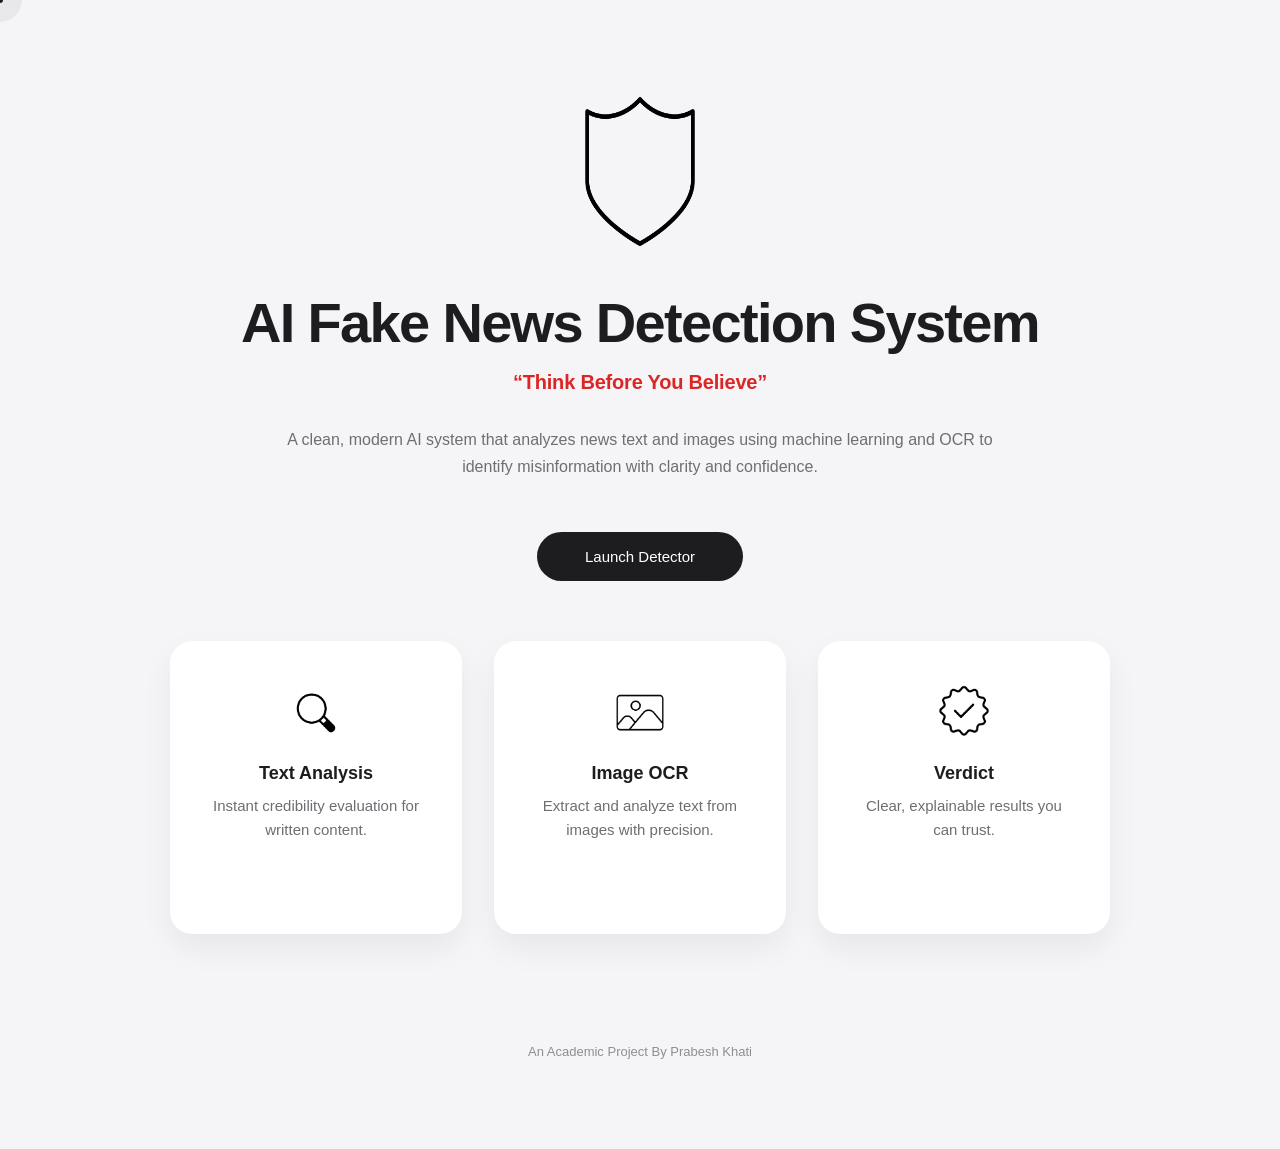
<file: index.html>
<!DOCTYPE html>
<html lang="en">
<head>
<meta charset="UTF-8">
<title>AI Fake News Detection System</title>
<meta name="viewport" content="width=device-width, initial-scale=1.0">

<style>
/* ================= RESET ================= */
* { margin: 0; padding: 0; box-sizing: border-box; }
a { color: inherit; text-decoration: none; }

/* ================= VARIABLES ================= */
:root {
  --bg: #f5f5f7;
  --surface: #ffffff;
  --text-primary: #1d1d1f;
  --text-secondary: #6e6e73;
  --danger: #dc2626;
  --radius: 22px;
  --ease: cubic-bezier(0.32, 0.72, 0, 1);
}

/* ================= BODY ================= */
body {
  font-family: -apple-system, BlinkMacSystemFont, "Helvetica Neue",
               Helvetica, Arial, system-ui, sans-serif;
  background: var(--bg);
  color: var(--text-primary);
  overflow-x: hidden;
}

/* ================= CURSOR (DESKTOP ONLY) ================= */
@media (hover: hover) {
  body { cursor: none; }

  .cursor-ring {
    position: fixed;
    width: 44px;
    height: 44px;
    border-radius: 50%;
    background: rgba(0,0,0,0.05);
    backdrop-filter: blur(8px);
    transform: translate(-50%, -50%);
    pointer-events: none;
    z-index: 9999;
  }

  .cursor-dot {
    position: fixed;
    width: 6px;
    height: 6px;
    background: var(--text-primary);
    border-radius: 50%;
    transform: translate(-50%, -50%);
    pointer-events: none;
    z-index: 9999;
  }
}

/* ================= HERO ================= */
.hero {
  max-width: 980px;
  margin: auto;
  padding: 90px 20px 90px;
  text-align: center;
}

/* ================= REVEAL ================= */
.reveal {
  opacity: 0;
  transform: translateY(28px) scale(0.97);
  transition: 1s var(--ease);
}
.reveal.show {
  opacity: 1;
  transform: translateY(0) scale(1);
}

/* ================= SHIELD ================= */
.shield {
  width: 160px;
  height: 160px;
  margin-bottom: 36px;
  animation: shieldFloat 5s ease-in-out infinite,
             shieldPulse 3.2s ease-in-out infinite;
}

.shield:hover {
  transform: scale(1.1);
}

@keyframes shieldFloat {
  50% { transform: translateY(-18px); }
}

@keyframes shieldPulse {
  0%,100% { filter: drop-shadow(0 0 0 rgba(0,0,0,0)); }
  50% { filter: drop-shadow(0 0 36px rgba(0,0,0,0.22)); }
}

/* ================= TEXT ================= */
h1 {
  font-size: clamp(36px, 5vw, 56px);
  font-weight: 700;
  letter-spacing: -0.03em;
  margin-bottom: 16px;
}

/* QUOTED RED LINE (SUBTLE ANIMATION) */
h2 {
  font-size: 20px;                 /* slightly smaller */
  font-weight: 700;
  color: var(--danger);
  margin-bottom: 32px;
  letter-spacing: -0.01em;
  animation: quoteFloat 4s ease-in-out infinite;
}

@keyframes quoteFloat {
  50% { transform: translateY(-3px); opacity: 0.85; }
}

.hero p {
  max-width: 720px;
  margin: 0 auto 52px;
  font-size: 16px;
  line-height: 1.7;
  color: var(--text-secondary);
}

/* ================= BUTTON ================= */
.btn {
  display: inline-flex;
  align-items: center;
  justify-content: center;
  padding: 16px 48px;
  border-radius: 999px;
  background: var(--text-primary);
  color: white;
  font-size: 15px;
  font-weight: 500;
  transition: transform 0.5s var(--ease), box-shadow 0.5s var(--ease);
}

.btn:hover {
  transform: translateY(-4px) scale(1.05);
  box-shadow: 0 22px 48px rgba(0,0,0,0.2);
}

/* ================= FEATURES ================= */
.features {
  margin-top: 60px;               /* PUSHED UP */
  display: grid;
  grid-template-columns: repeat(auto-fit, minmax(240px, 1fr));
  gap: 32px;
}

/* ================= ICON BOX ================= */
.icon-box {
  width: 60px;
  height: 60px;
  margin: 0 auto 22px;
  display: flex;
  align-items: center;
  justify-content: center;
  transition: transform 0.4s var(--ease);
}

.card:hover .icon-box {
  transform: scale(1.15);
}

.icon-box img {
  max-width: 100%;
  max-height: 100%;
  object-fit: contain;
}

/* ================= CARD ================= */
.card {
  background: var(--surface);
  border-radius: var(--radius);
  padding: 40px;
  box-shadow: 0 14px 32px rgba(0,0,0,0.06);
  transition: transform 0.6s var(--ease), box-shadow 0.6s var(--ease);
}

.card:hover {
  transform: translateY(-10px);
  box-shadow: 0 28px 70px rgba(0,0,0,0.14);
}

.card h3 {
  font-size: 18px;
  font-weight: 600;
  margin-bottom: 10px;
}

.card p {
  font-size: 15px;
  line-height: 1.6;
  color: var(--text-secondary);
}

/* ================= DISCLAIMER ================= */
.disclaimer {
  margin-top: 110px;
  font-size: 13px;
  color: #8e8e93;
}

/* ================= MOBILE ================= */
@media (max-width: 600px) {
  .hero {
    padding: 70px 16px 80px;
  }

  h2 {
    font-size: 18px;
  }

  .features {
    margin-top: 50px;
  }
}

/* ================= REDUCED MOTION ================= */
@media (prefers-reduced-motion: reduce) {
  *, *::before, *::after {
    animation-duration: 0.01ms !important;
    animation-iteration-count: 1 !important;
    transition-duration: 0.01ms !important;
    scroll-behavior: auto !important;
  }
}
</style>
</head>

<body>

<div class="cursor-ring"></div>
<div class="cursor-dot"></div>

<main class="hero">

  <a href="detector.html">
    <img src="assets/shield.png" alt="Security Shield" class="shield reveal">
  </a>

  <h1 class="reveal">AI Fake News Detection System</h1>
  <h2 class="reveal">“Think Before You Believe”</h2>

  <p class="reveal">
    A clean, modern AI system that analyzes news text and images using
    machine learning and OCR to identify misinformation with clarity
    and confidence.
  </p>

  <a href="detector.html" class="btn reveal">Launch Detector</a>

  <section class="features">
    <a href="detector.html" class="card reveal">
      <div class="icon-box">
        <img src="assets/search.png" alt="Text Analysis">
      </div>
      <h3>Text Analysis</h3>
      <p>Instant credibility evaluation for written content.</p>
    </a>

    <a href="detector.html" class="card reveal">
      <div class="icon-box">
        <img src="assets/image.png" alt="Image OCR">
      </div>
      <h3>Image OCR</h3>
      <p>Extract and analyze text from images with precision.</p>
    </a>

    <a href="detector.html" class="card reveal">
      <div class="icon-box">
        <img src="assets/verified.png" alt="Verdict">
      </div>
      <h3>Verdict</h3>
      <p>Clear, explainable results you can trust.</p>
    </a>
  </section>

  <div class="disclaimer reveal">
    An Academic Project By Prabesh Khati
  </div>
</main>

<script>
/* Cursor tracking (desktop only) */
if (window.matchMedia("(hover: hover)").matches) {
  const ring = document.querySelector(".cursor-ring");
  const dot = document.querySelector(".cursor-dot");

  window.addEventListener("mousemove", e => {
    ring.style.left = dot.style.left = e.clientX + "px";
    ring.style.top = dot.style.top = e.clientY + "px";
  });
}

/* Scroll reveal */
const observer = new IntersectionObserver(entries => {
  entries.forEach(entry => {
    if (entry.isIntersecting) entry.target.classList.add("show");
  });
}, { threshold: 0.15 });

document.querySelectorAll(".reveal").forEach(el => observer.observe(el));
</script>

</body>
</html>
</file>
